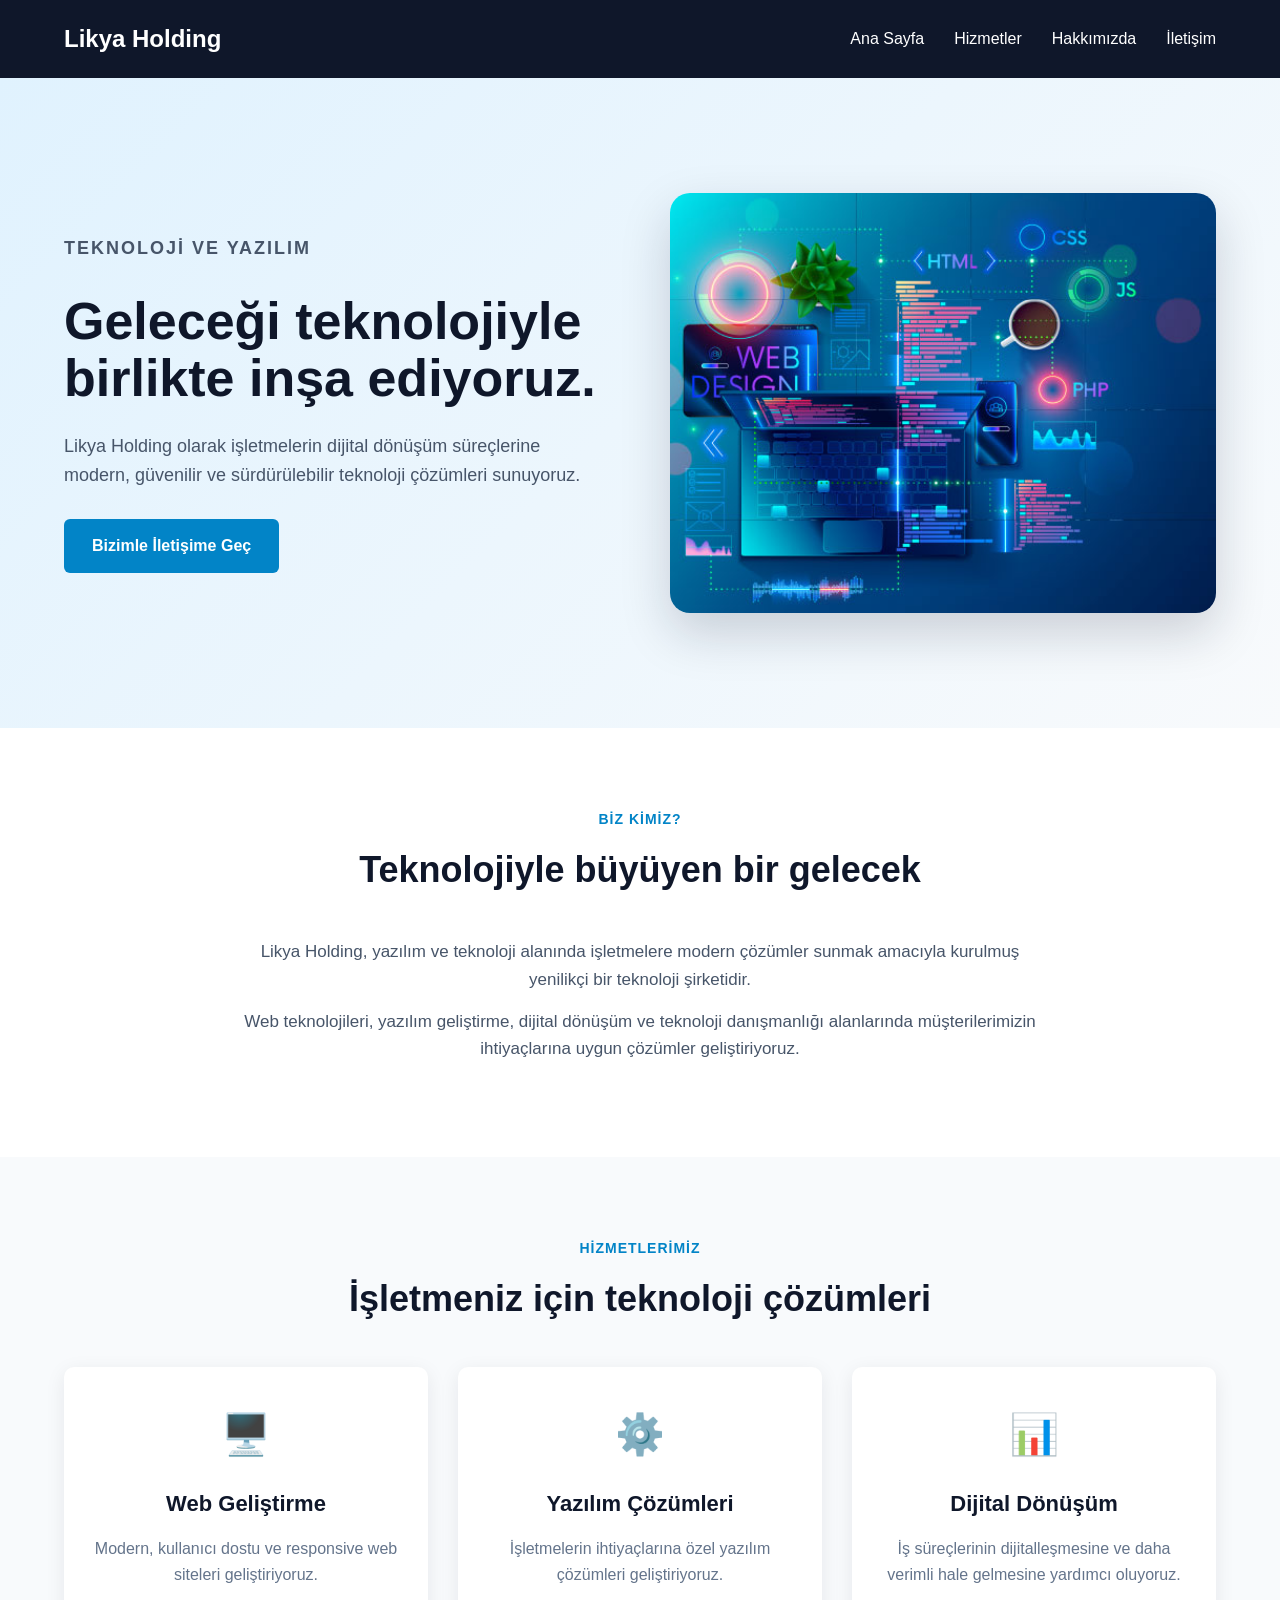
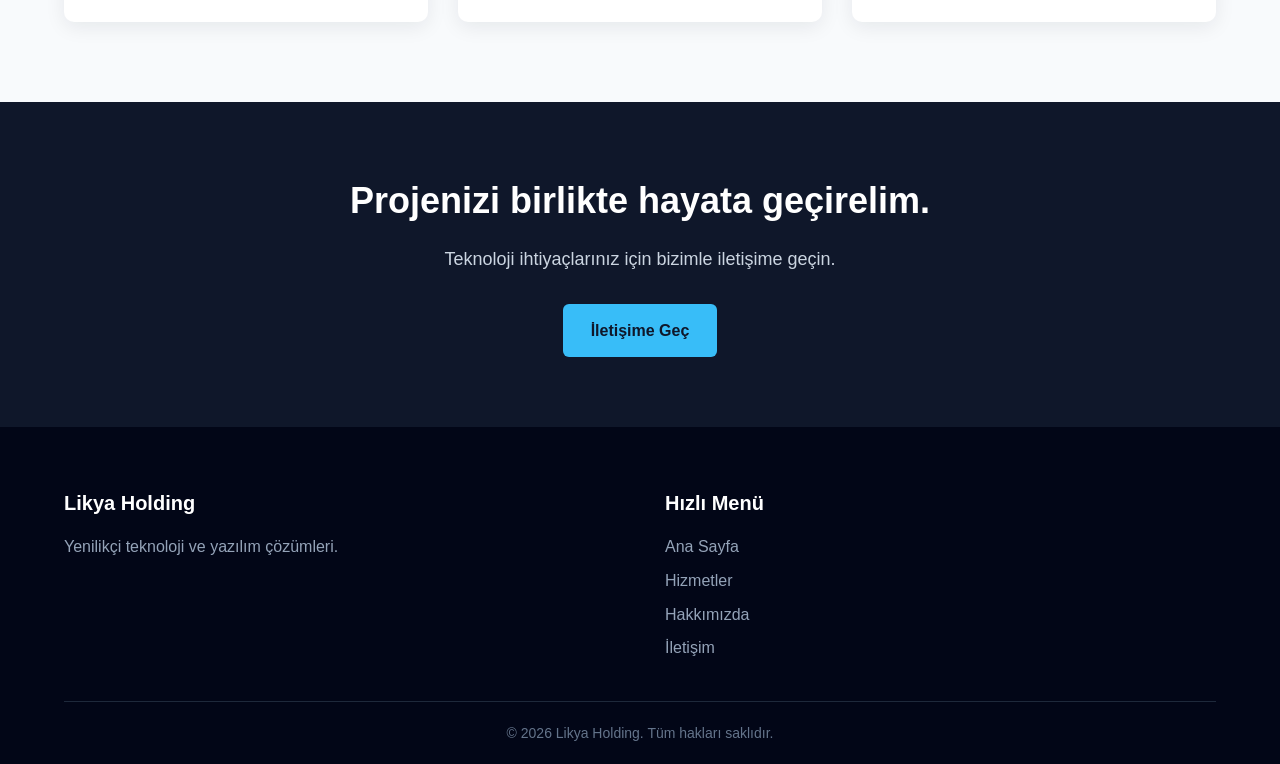
<file: index.html>
<!DOCTYPE html>
<html lang="tr">

<head>
    <meta charset="UTF-8">
    <meta name="viewport" content="width=device-width, initial-scale=1.0">

    <title>Likya Holding | Ana Sayfa</title>

    <link rel="stylesheet" href="css/style.css">
</head>

<body>

    <header>

        <div class="container">

            <div class="logo">
                <a href="index.html">Likya Holding</a>
            </div>

            <nav>

                <ul>

                    <li>
                        <a href="index.html">Ana Sayfa</a>
                    </li>

                    <li>
                        <a href="hizmetler.html">Hizmetler</a>
                    </li>

                    <li>
                        <a href="hakkimizda.html">Hakkımızda</a>
                    </li>

                    <li>
                        <a href="iletisim.html">İletişim</a>
                    </li>

                </ul>

            </nav>

        </div>

    </header>

    <main>

        <section class="hero">

            <div class="container">

                <div class="hero-content">

                    <div class="hero-text">

                        <p class="hero-subtitle">
                            TEKNOLOJİ VE YAZILIM
                        </p>

                        <h1>
                            Geleceği teknolojiyle birlikte inşa ediyoruz.
                        </h1>

                        <p>
                            Likya Holding olarak işletmelerin dijital
                            dönüşüm süreçlerine modern, güvenilir ve
                            sürdürülebilir teknoloji çözümleri sunuyoruz.
                        </p>

                        <a href="iletisim.html" class="btn">
                            Bizimle İletişime Geç
                        </a>

                    </div>

                    <div class="hero-image">

                        <img
                            src="images/hero.jpg"
                            alt="Likya Holding teknoloji ve yazılım çözümleri"
                        >

                    </div>

                </div>

            </div>

        </section>

        <section class="intro">

            <div class="container">

                <div class="section-title">

                    <p class="section-subtitle">
                        BİZ KİMİZ?
                    </p>

                    <h2>
                        Teknolojiyle büyüyen bir gelecek
                    </h2>

                </div>

                <div class="intro-content">

                    <p>
                        Likya Holding, yazılım ve teknoloji alanında
                        işletmelere modern çözümler sunmak amacıyla
                        kurulmuş yenilikçi bir teknoloji şirketidir.
                    </p>

                    <p>
                        Web teknolojileri, yazılım geliştirme,
                        dijital dönüşüm ve teknoloji danışmanlığı
                        alanlarında müşterilerimizin ihtiyaçlarına
                        uygun çözümler geliştiriyoruz.
                    </p>

                </div>

            </div>

        </section>

        <section class="services">

            <div class="container">

                <div class="section-title">

                    <p class="section-subtitle">
                        HİZMETLERİMİZ
                    </p>

                    <h2>
                        İşletmeniz için teknoloji çözümleri
                    </h2>

                </div>

                <div class="service-cards">

                    <article class="service-card">

                        <div class="service-icon">
                            🖥️
                        </div>

                        <h3>
                            Web Geliştirme
                        </h3>

                        <p>
                            Modern, kullanıcı dostu ve responsive
                            web siteleri geliştiriyoruz.
                        </p>

                    </article>

                    <article class="service-card">

                        <div class="service-icon">
                            ⚙️
                        </div>

                        <h3>
                            Yazılım Çözümleri
                        </h3>

                        <p>
                            İşletmelerin ihtiyaçlarına özel
                            yazılım çözümleri geliştiriyoruz.
                        </p>

                    </article>

                    <article class="service-card">

                        <div class="service-icon">
                            📊
                        </div>

                        <h3>
                            Dijital Dönüşüm
                        </h3>

                        <p>
                            İş süreçlerinin dijitalleşmesine ve
                            daha verimli hale gelmesine yardımcı oluyoruz.
                        </p>

                    </article>

                </div>

            </div>

        </section>

        <section class="cta">

            <div class="container">

                <h2>
                    Projenizi birlikte hayata geçirelim.
                </h2>

                <p>
                    Teknoloji ihtiyaçlarınız için bizimle iletişime geçin.
                </p>

                <a href="iletisim.html" class="btn">
                    İletişime Geç
                </a>

            </div>

        </section>

    </main>

    <footer>

        <div class="container">

            <div class="footer-content">

                <div>

                    <h3>
                        Likya Holding
                    </h3>

                    <p>
                        Yenilikçi teknoloji ve yazılım çözümleri.
                    </p>

                </div>

                <div>

                    <h3>
                        Hızlı Menü
                    </h3>

                    <ul>

                        <li>
                            <a href="index.html">
                                Ana Sayfa
                            </a>
                        </li>

                        <li>
                            <a href="hizmetler.html">
                                Hizmetler
                            </a>
                        </li>

                        <li>
                            <a href="hakkimizda.html">
                                Hakkımızda
                            </a>
                        </li>

                        <li>
                            <a href="iletisim.html">
                                İletişim
                            </a>
                        </li>

                    </ul>

                </div>

            </div>

            <div class="copyright">

                <p>
                    &copy; 2026 Likya Holding. Tüm hakları saklıdır.
                </p>

            </div>

        </div>

    </footer>

</body>

</html>
</file>
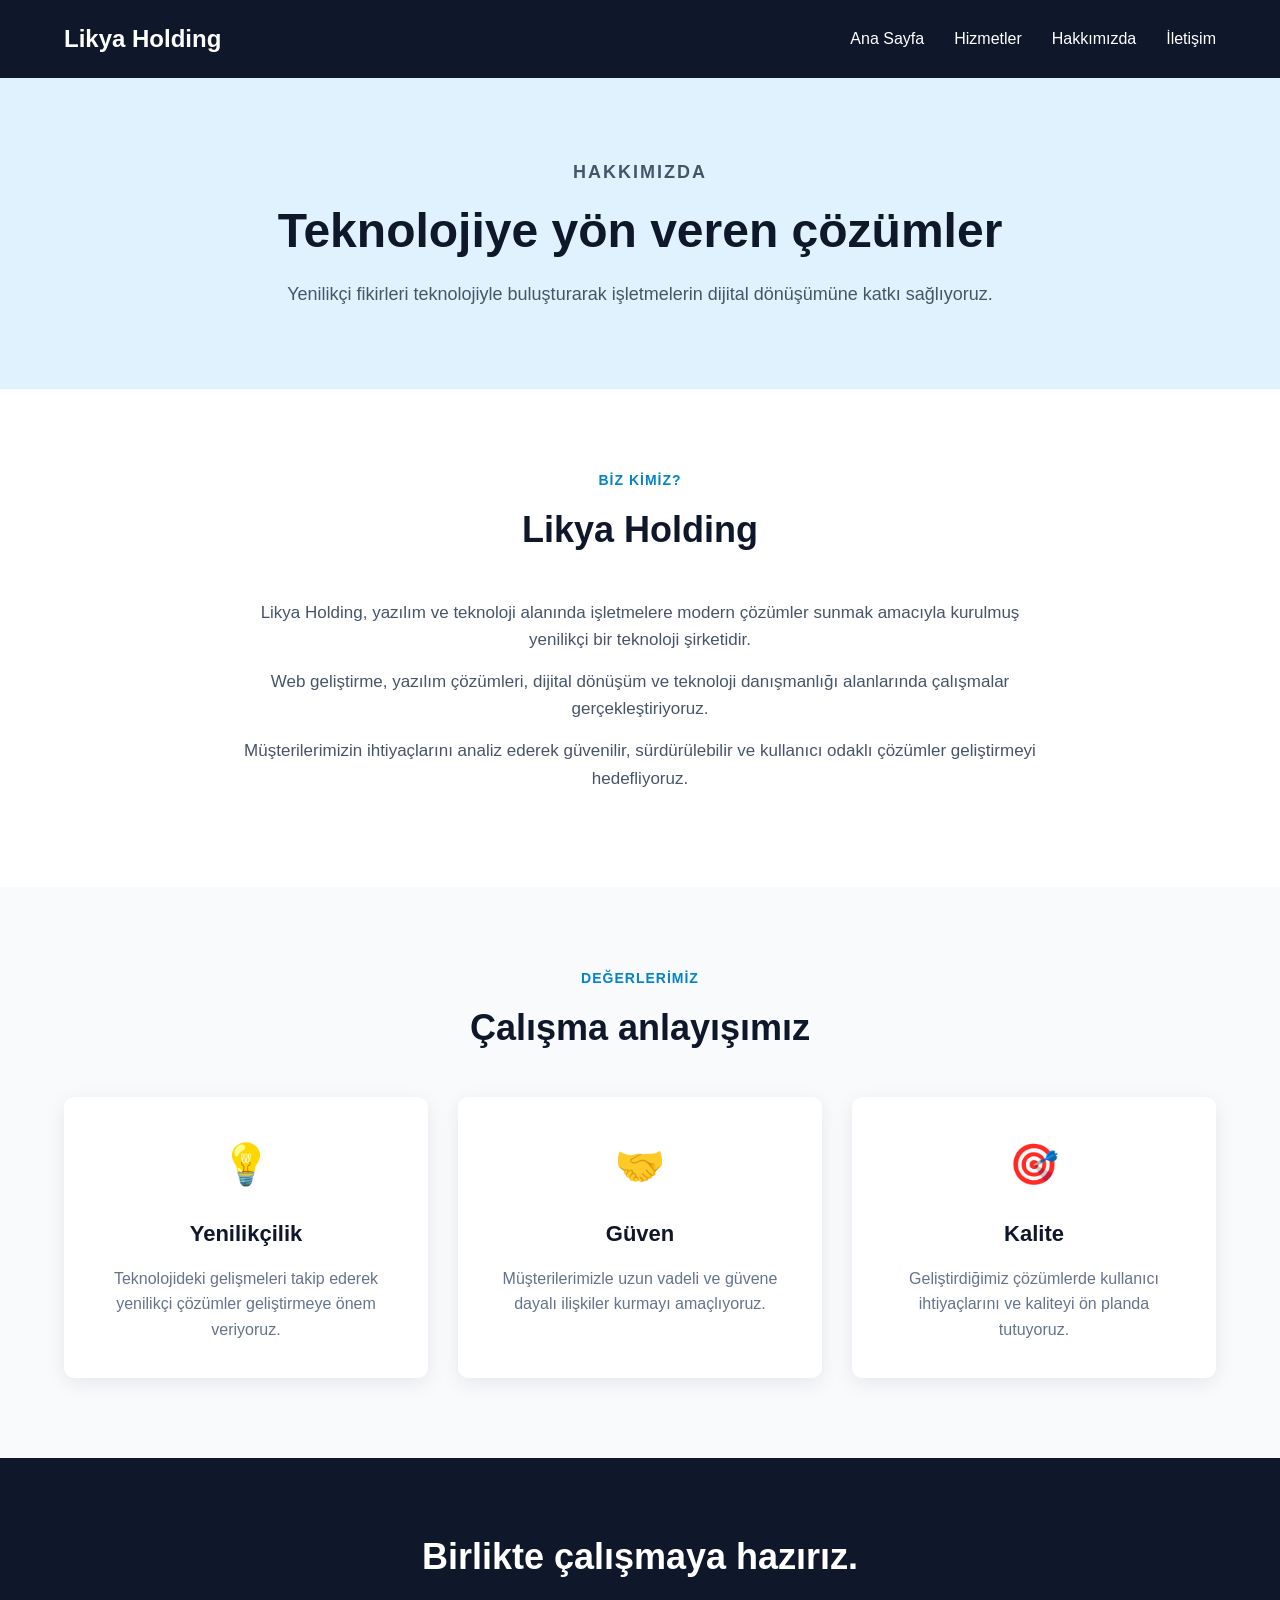
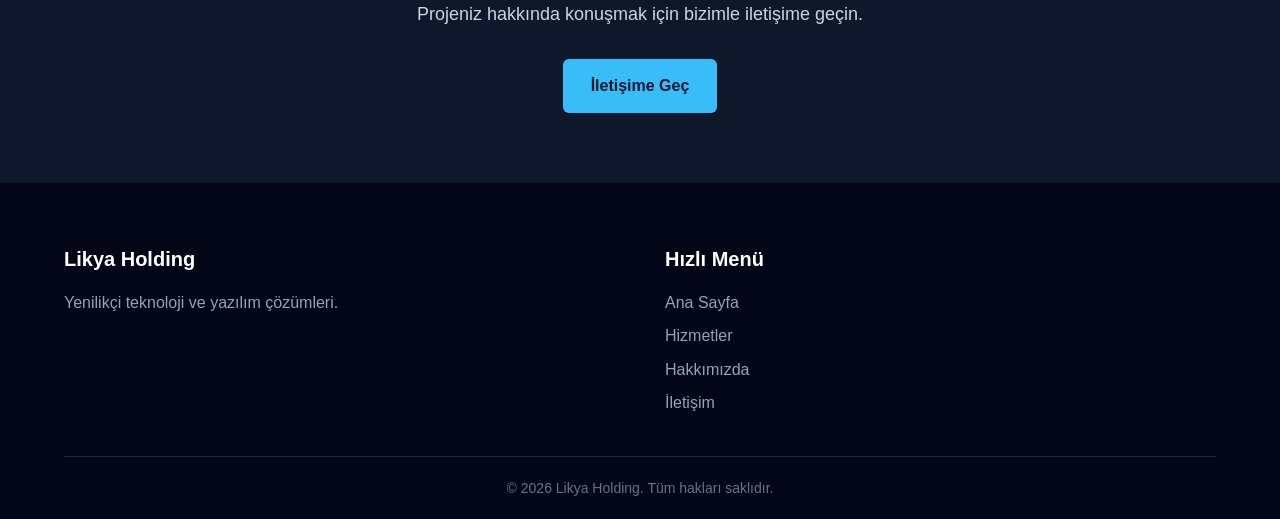
<file: hakkimizda.html>
<!DOCTYPE html>
<html lang="tr">

<head>
    <meta charset="UTF-8">
    <meta name="viewport" content="width=device-width, initial-scale=1.0">

    <title>Likya Holding | Hakkımızda</title>

    <link rel="stylesheet" href="css/style.css">
</head>

<body>

    <header>

        <div class="container">

            <div class="logo">
                <a href="index.html">Likya Holding</a>
            </div>

            <nav>

                <ul>

                    <li>
                        <a href="index.html">Ana Sayfa</a>
                    </li>

                    <li>
                        <a href="hizmetler.html">Hizmetler</a>
                    </li>

                    <li>
                        <a href="hakkimizda.html">Hakkımızda</a>
                    </li>

                    <li>
                        <a href="iletisim.html">İletişim</a>
                    </li>

                </ul>

            </nav>

        </div>

    </header>

    <main>

        <section class="page-hero">

            <div class="container">

                <p class="hero-subtitle">
                    HAKKIMIZDA
                </p>

                <h1>
                    Teknolojiye yön veren çözümler
                </h1>

                <p>
                    Yenilikçi fikirleri teknolojiyle buluşturarak
                    işletmelerin dijital dönüşümüne katkı sağlıyoruz.
                </p>

            </div>

        </section>

        <section class="intro">

            <div class="container">

                <div class="section-title">

                    <p class="section-subtitle">
                        BİZ KİMİZ?
                    </p>

                    <h2>
                        Likya Holding
                    </h2>

                </div>

                <div class="intro-content">

                    <p>
                        Likya Holding, yazılım ve teknoloji alanında
                        işletmelere modern çözümler sunmak amacıyla
                        kurulmuş yenilikçi bir teknoloji şirketidir.
                    </p>

                    <p>
                        Web geliştirme, yazılım çözümleri, dijital
                        dönüşüm ve teknoloji danışmanlığı alanlarında
                        çalışmalar gerçekleştiriyoruz.
                    </p>

                    <p>
                        Müşterilerimizin ihtiyaçlarını analiz ederek
                        güvenilir, sürdürülebilir ve kullanıcı odaklı
                        çözümler geliştirmeyi hedefliyoruz.
                    </p>

                </div>

            </div>

        </section>

        <section class="services">

            <div class="container">

                <div class="section-title">

                    <p class="section-subtitle">
                        DEĞERLERİMİZ
                    </p>

                    <h2>
                        Çalışma anlayışımız
                    </h2>

                </div>

                <div class="service-cards">

                    <article class="service-card">

                        <div class="service-icon">
                            💡
                        </div>

                        <h3>
                            Yenilikçilik
                        </h3>

                        <p>
                            Teknolojideki gelişmeleri takip ederek
                            yenilikçi çözümler geliştirmeye önem veriyoruz.
                        </p>

                    </article>

                    <article class="service-card">

                        <div class="service-icon">
                            🤝
                        </div>

                        <h3>
                            Güven
                        </h3>

                        <p>
                            Müşterilerimizle uzun vadeli ve güvene
                            dayalı ilişkiler kurmayı amaçlıyoruz.
                        </p>

                    </article>

                    <article class="service-card">

                        <div class="service-icon">
                            🎯
                        </div>

                        <h3>
                            Kalite
                        </h3>

                        <p>
                            Geliştirdiğimiz çözümlerde kullanıcı
                            ihtiyaçlarını ve kaliteyi ön planda tutuyoruz.
                        </p>

                    </article>

                </div>

            </div>

        </section>

        <section class="cta">

            <div class="container">

                <h2>
                    Birlikte çalışmaya hazırız.
                </h2>

                <p>
                    Projeniz hakkında konuşmak için bizimle iletişime geçin.
                </p>

                <a href="iletisim.html" class="btn">
                    İletişime Geç
                </a>

            </div>

        </section>

    </main>

    <footer>

        <div class="container">

            <div class="footer-content">

                <div>

                    <h3>
                        Likya Holding
                    </h3>

                    <p>
                        Yenilikçi teknoloji ve yazılım çözümleri.
                    </p>

                </div>

                <div>

                    <h3>
                        Hızlı Menü
                    </h3>

                    <ul>

                        <li>
                            <a href="index.html">
                                Ana Sayfa
                            </a>
                        </li>

                        <li>
                            <a href="hizmetler.html">
                                Hizmetler
                            </a>
                        </li>

                        <li>
                            <a href="hakkimizda.html">
                                Hakkımızda
                            </a>
                        </li>

                        <li>
                            <a href="iletisim.html">
                                İletişim
                            </a>
                        </li>

                    </ul>

                </div>

            </div>

            <div class="copyright">

                <p>
                    &copy; 2026 Likya Holding. Tüm hakları saklıdır.
                </p>

            </div>

        </div>

    </footer>

</body>

</html>
</file>
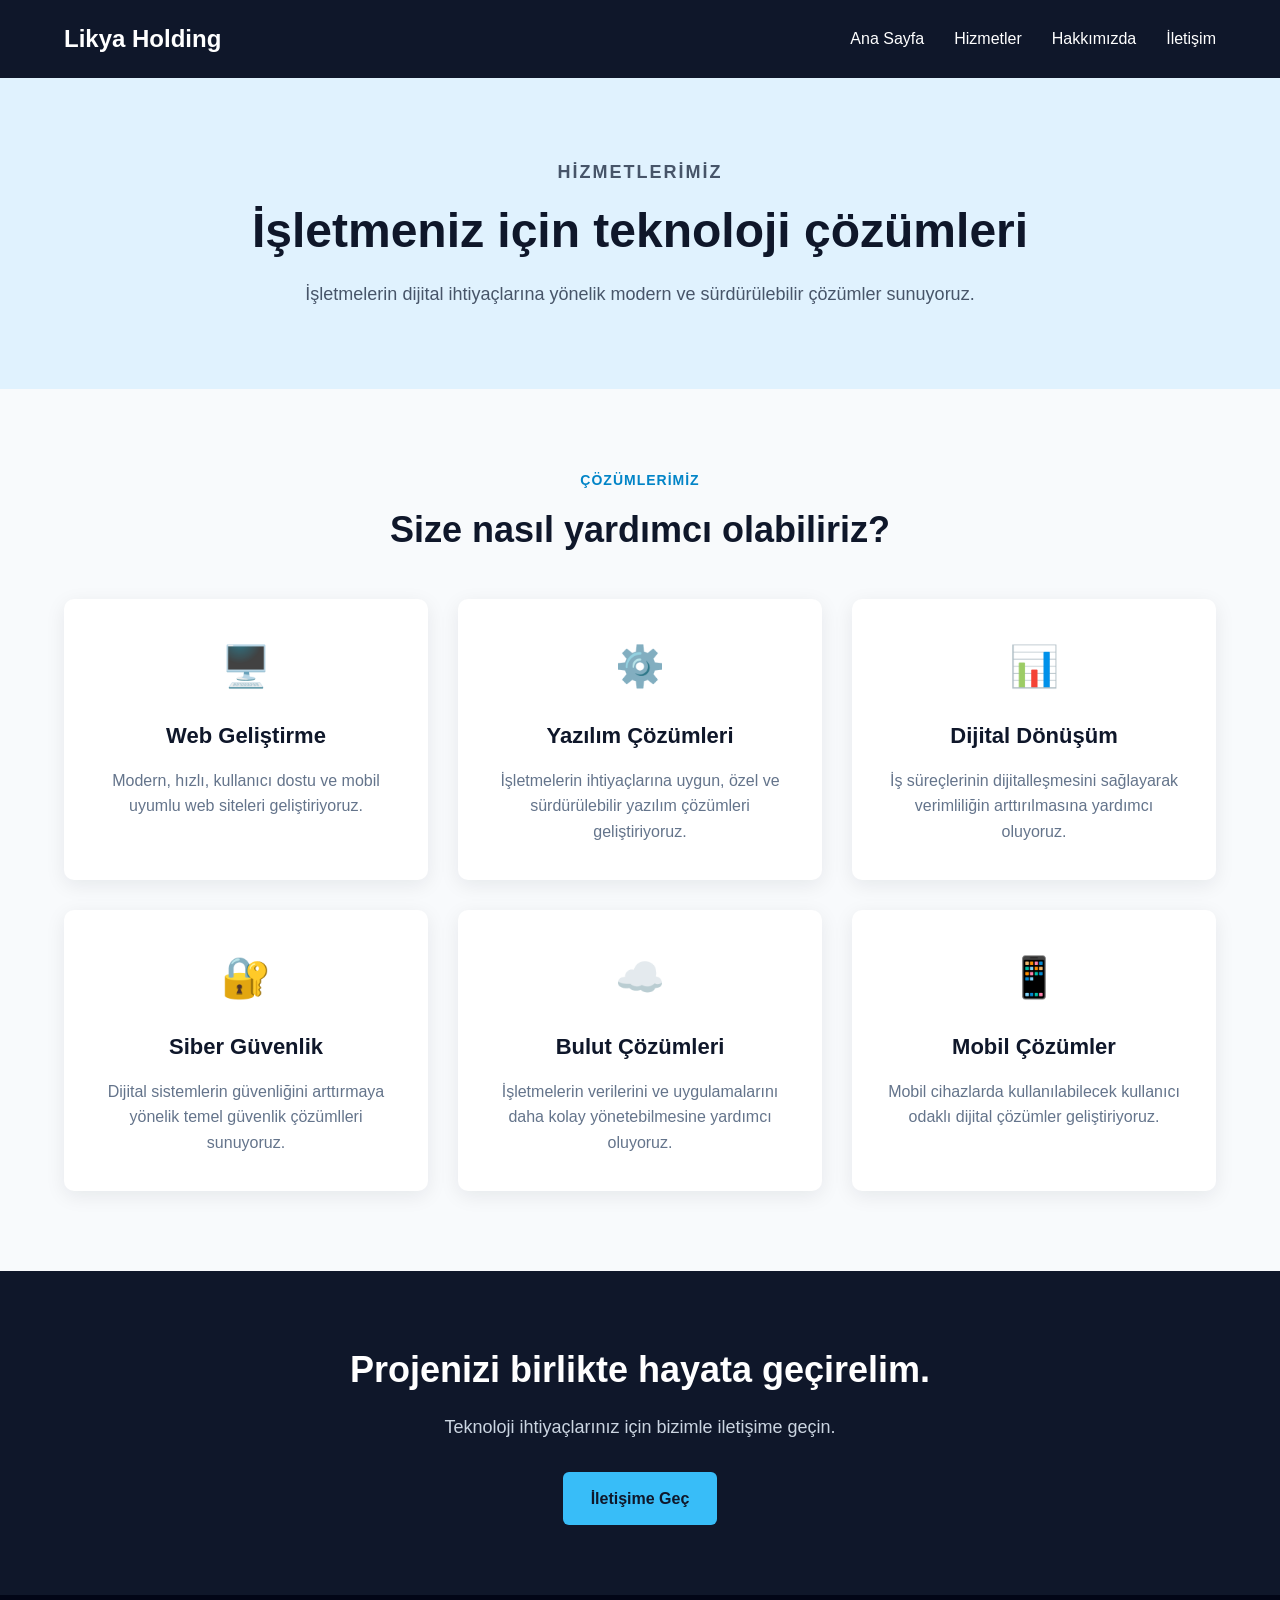
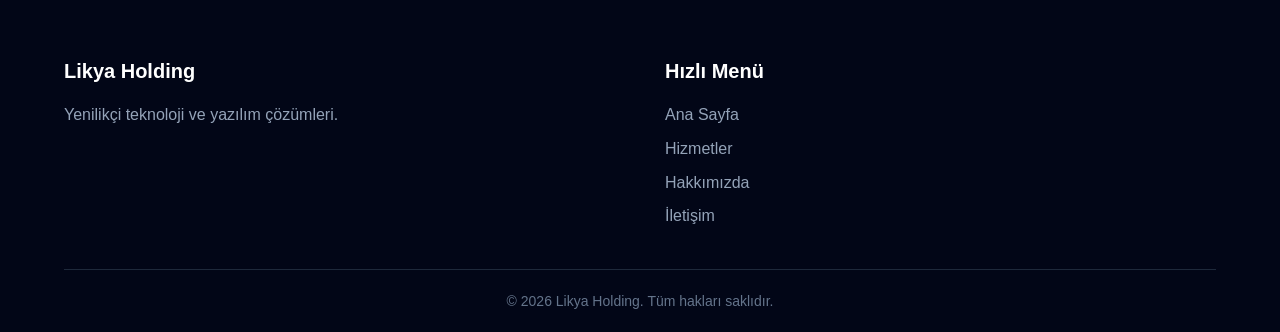
<file: hizmetler.html>
<!DOCTYPE html>
<html lang="tr">

<head>
    <meta charset="UTF-8">
    <meta name="viewport" content="width=device-width, initial-scale=1.0">

    <title>Likya Holding | Hizmetler</title>

    <link rel="stylesheet" href="css/style.css">    
</head>

<body>

    <header>
        <div class="container">

            <div class="logo">
                <a href="index.html">Likya Holding</a>
            </div>

            <nav>
                <ul>
                    <li>
                        <a href="index.html">Ana Sayfa</a>
                    </li>

                    <li>
                        <a href="hizmetler.html">Hizmetler</a>
                    </li>

                    <li>
                        <a href="hakkimizda.html">Hakkımızda</a>
                    </li>
                    
                    <li>
                        <a href="iletisim.html">İletişim</a>
                    </li>
                </ul>
            </nav>
        </div>    
    </header>

    <main>

        <section class="page-hero">

            <div class="container">

                <p class="hero-subtitle">
                    HİZMETLERİMİZ
                </p>

                <h1>
                    İşletmeniz için teknoloji çözümleri
                </h1>

                <p>
                    İşletmelerin dijital ihtiyaçlarına yönelik
                    modern ve sürdürülebilir çözümler sunuyoruz.
                </p>

            </div>

        </section>

        <section class="services">

            <div class="container">

                <div class="section-title">

                    <p class="section-subtitle">
                        ÇÖZÜMLERİMİZ
                    </p>

                    <h2>
                        Size nasıl yardımcı olabiliriz?
                    </h2>

                </div>

                <div class="service-cards">
                    
                    <article class="service-card">

                        <div class="service-icon">
                            🖥️
                        </div>

                        <h3>
                            Web Geliştirme
                        </h3>

                        <p>
                            Modern, hızlı, kullanıcı dostu ve
                            mobil uyumlu web siteleri geliştiriyoruz.
                        </p>

                    </article>

                    <article class="service-card">

                        <div class="service-icon">
                            ⚙️
                        </div>

                        <h3>
                            Yazılım Çözümleri
                        </h3>

                        <p>
                            İşletmelerin ihtiyaçlarına uygun,
                            özel ve sürdürülebilir yazılım çözümleri 
                            geliştiriyoruz.
                        </p>

                    </article>

                    <article class="service-card">

                        <div class="service-icon">
                            📊
                        </div>

                        <h3>
                            Dijital Dönüşüm
                        </h3>

                        <p>
                            İş süreçlerinin dijitalleşmesini sağlayarak
                            verimliliğin arttırılmasına yardımcı oluyoruz.
                        </p>
                        
                    </article>

                    <article class="service-card">

                        <div class="service-icon">
                            🔐
                        </div>

                        <h3>
                            Siber Güvenlik
                        </h3>

                        <p>
                            Dijital sistemlerin güvenliğini arttırmaya
                            yönelik temel güvenlik çözümlleri sunuyoruz.
                        </p>

                    </article>

                    <article class="service-card">

                        <div class="service-icon">
                            ☁️
                        </div>

                         <h3>
                            Bulut Çözümleri
                         </h3>

                         <p>
                            İşletmelerin verilerini ve uygulamalarını
                            daha kolay yönetebilmesine yardımcı oluyoruz.
                         </p>

                    </article>

                    <article class="service-card">

                        <div class="service-icon">
                            📱
                        </div>

                        <h3>
                            Mobil Çözümler
                        </h3>

                        <p>
                            Mobil cihazlarda kullanılabilecek
                            kullanıcı odaklı dijital çözümler geliştiriyoruz.
                        </p>

                    </article>

                </div>

            </div>
        
        </section>

        <section class="cta">

            <div class="container">

                <h2>
                    Projenizi birlikte hayata geçirelim.
                </h2>

                <p>
                    Teknoloji ihtiyaçlarınız için bizimle iletişime geçin.
                </p>

                <a href="iletisim.html" class="btn">
                    İletişime Geç
                </a>

            </div>
        
        </section>

    </main>

    <footer>

        <div class="container">

            <div class="footer-content">

                <div>

                    <h3>
                        Likya Holding
                    </h3>

                    <p>
                        Yenilikçi teknoloji ve yazılım çözümleri.
                    </p>

                </div>


                <div>

                    <h3>
                        Hızlı Menü
                    </h3>

                    <ul>
                        <li>
                            <a href="index.html">
                                Ana Sayfa
                            </a>
                        </li>

                        <li>
                            <a href="hizmetler.html">
                                Hizmetler
                            </a>
                        </li>

                        <li>
                            <a href="hakkimizda.html">
                                Hakkımızda
                            </a>
                        </li>

                        <li>
                            <a href="iletisim.html">
                                İletişim
                            </a>
                        </li>


                    </ul>
                
                </div>

            </div>

            
            <div class="copyright">

                <p>
                    &copy; 2026 Likya Holding. Tüm hakları saklıdır.
                </p>

            </div>

        </div>

    </footer>

</body>

</html>
</file>
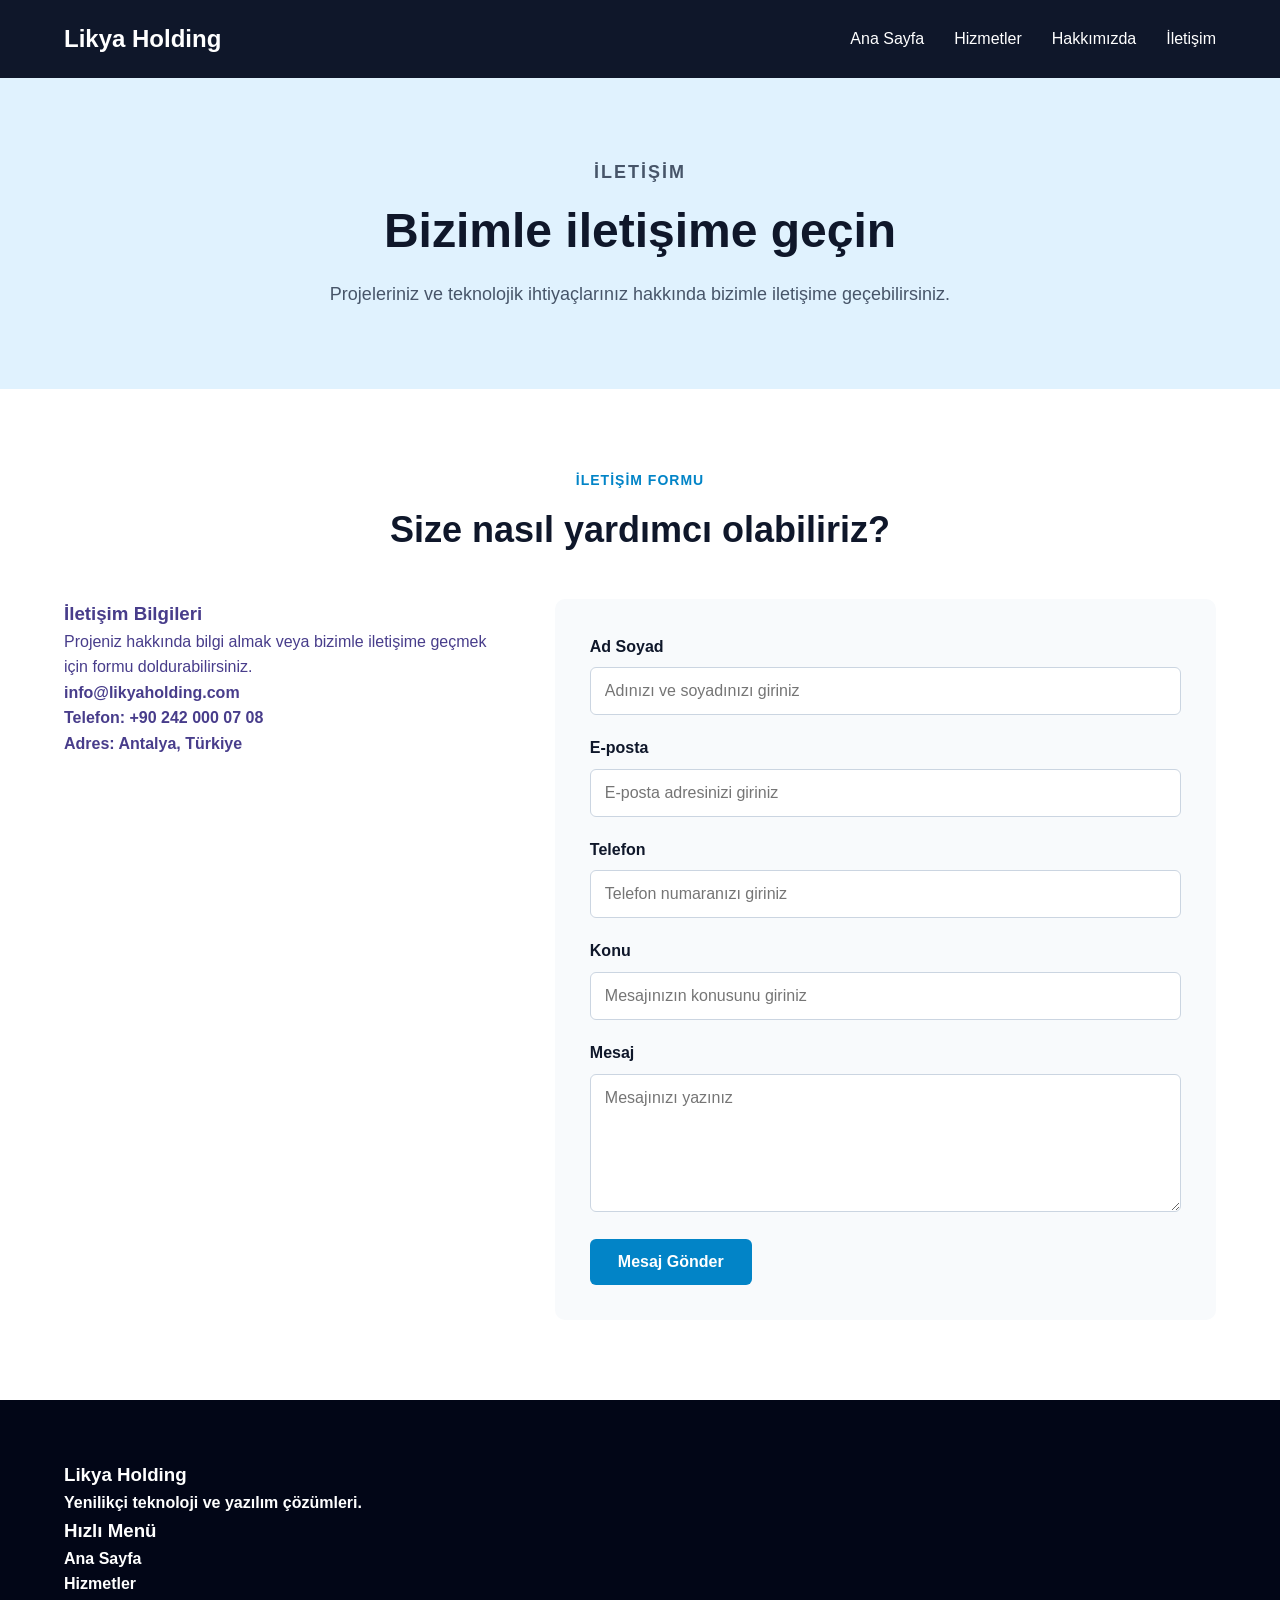
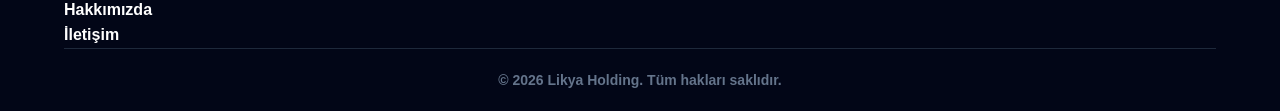
<file: iletisim.html>
<!DOCTYPE html>
<html lang="tr">

<head>
    <meta charset="UTF-8">
    <meta name="viewport" content="width=device-width, initial-scale=1.0">

    <title>Likya Holding | İletişim</title>

    <link rel="stylesheet" href="css/style.css">
</head>

<body>

    <header>

        <div class="container">

            <div class="logo">
                <a href="index.html">Likya Holding</a>
            </div>

            <nav>

                <ul>

                    <li>
                        <a href="index.html">Ana Sayfa</a>
                    </li>

                    <li>
                        <a href="hizmetler.html">Hizmetler</a>
                    </li>

                    <li>
                        <a href="hakkimizda.html">Hakkımızda</a>
                    </li>

                    <li>
                        <a href="iletisim.html">İletişim</a>
                    </li>

                </ul>

            </nav>

        </div>

    </header>

    <main>

        <section class="page-hero">

            <div class="container">

                <p class="hero-subtitle">
                    İLETİŞİM
                </p>

                <h1>
                    Bizimle iletişime geçin
                </h1>

                <p>
                    Projeleriniz ve teknolojik ihtiyaçlarınız hakkında
                    bizimle iletişime geçebilirsiniz.
                </p>

            </div>

        </section>

        <section class="contact">

            <div class="container">

                <div class="section-title">

                    <p class="section-subtitle">
                        İLETİŞİM FORMU
                    </p>

                    <h2>
                        Size nasıl yardımcı olabiliriz?
                    </h2>

                </div>

                <div class="contact-content">
                    
                    <div class="constact-info">

                    <h3>
                        İletişim Bilgileri
                    </h3>

                    <p>
                        Projeniz hakkında bilgi almak veya
                        bizimle iletişime geçmek için formu
                        doldurabilirsiniz.
                    </p>

                    <p>
                        <strong><E-posta:</strong>
                        info@likyaholding.com
                    </p>

                    <p>
                        <strong>Telefon:</strong>
                        +90 242 000 07 08
                    </p>

                    <p>
                        <strong>Adres:</strong>
                        Antalya, Türkiye
                    </p>

                </div>

                <div class="contact-form">

                    <form>

                        <div class="form-group">

                            <label for="name">
                                Ad Soyad
                            </label>

                            <input
                                type="text"
                                id="name"
                                name="name"
                                placeholder="Adınızı ve soyadınızı giriniz"
                                required
                            >

                        </div>

                        <div class="form-group">

                            <label for="email">
                                E-posta
                            </label>

                            <input
                                type="email"
                                id="email"
                                name="email"
                                placeholder="E-posta adresinizi giriniz"
                                required
                            >

                        </div>


                        <div class="form-group">

                            <label for="phone">
                                Telefon
                            </label>

                            <input
                                type="tel"
                                id="phone"
                                name="phone"
                                placeholder="Telefon numaranızı giriniz"

                            >
                        
                        </div>

                        <div class="form-group">

                            <label for="subject">
                                Konu
                            </label>

                            <input
                                type="text"
                                id="subject"
                                name="subject"
                                placeholder="Mesajınızın konusunu giriniz"
                                required
                            >

                        </div>

                        <div class="form-group">

                            <label for="message">
                                Mesaj
                            </label>

                            <textarea
                                id="message"
                                name="message"
                                rows="6"
                                placeholder="Mesajınızı yazınız"
                                required
                            ></textarea>

                        </div>

                        <button type="submit" class="btn">
                            Mesaj Gönder
                        </button>


                    </form>

                </div>

            </div>

        </div>

    </section> 

</main>

<footer>

    <div class="container">

        <div class="fonter-content">

            <div>

                <h3>
                    Likya Holding
                </h3>

                <p>
                    Yenilikçi teknoloji ve yazılım çözümleri.
                </p>

            </div>

            <div>

                <h3>
                    Hızlı   Menü
                </h3>

                <ul>

                    <li>
                        <a href="index.html">
                            Ana Sayfa
                        </a>
                    </li>

                    <li>
                        <a href="hizmetler.html">
                            Hizmetler
                        </a>
                    </li>

                    <li>
                        <a href="hakkimizda.html">
                            Hakkımızda
                        </a>
                    </li>

                    <li>
                        <a href="iletisim.html">
                            İletişim
                        </a>
                    </li>

                </ul>

            </div>

        </div>

        <div class="copyright">

            <p>
                &copy; 2026 Likya Holding. Tüm hakları saklıdır.
            </p>

        </div>

    </div>

</footer>

</body>

</html>
</file>
<file: css/style.css>
* {
    margin: 0;
    padding: 0;
    box-sizing: border-box;
}

body {
    font-family: Arial, sans-serif;
    line-height: 1.6;
    color: darkslateblue;
    background-color: #ffffff;
}

.container {
    width: 90%;
    max-width: 1200px;
    margin: 0 auto;
}

a {
    text-decoration: none;
    color: inherit;
}

ul {
    list-style: none;
}

header {
    background-color: #0f172a;
    color: #ffffff;
    padding: 20px 0;
}

header .container {
    display: flex;
    flex-direction: row;
    justify-content: space-between;
    align-items: center;
}

.logo {
    flex-shrink: 0;
}

.logo a {
    font-size: 24px;
    font-weight: 700;
}

nav ul {
    display: flex;
    flex-direction: row;
    gap: 30px;
}

nav a {
    font-size: 16px;
    font-weight: 500;
    transition: 0.3s;
}

nav a:hover {
    color: #38bdf8;
}

.hero {
    min-height: 650px;
    display: flex;
    align-items: center;
    background: linear-gradient(135deg, #e0f2fe, #f8fafc);
    overflow: hidden;
}

.hero-content {
    display: grid;
    grid-template-columns: 1fr 1fr;
    gap: 60px;
    align-items: center;
    width: 100%;
}

.hero-text {
    max-width: 600px;
}

.hero-subtitle {
    color: #0284c7;
    font-size: 14px;
    font-weight: 700;
    letter-spacing: 2px;
    margin-bottom: 15px;
}

.hero h1 {
    font-size: 52px;
    line-height: 1.1;
    color: #0f172a;
    margin-bottom: 25px;
}

.hero p {
    font-size: 18px;
    color: #475569;
    margin-bottom: 30px;
}

.hero-image {
    overflow: hidden;
    border-radius: 20px;
    box-shadow: 0 20px 50px rgba(15, 23, 42, 0.18);
}

.hero-image img {
    width: 100%;
    height: 420px;
    object-fit: cover;
    display: block;
    transition: transform 0.5s ease;
}

.hero-image:hover img {
    transform: scale(1.05);
}

.btn {
    display: inline-block;
    background-color: #0284c7;
    color: #ffffff;
    padding: 14px 28px;
    border-radius: 6px;
    font-size: 16px;
    font-weight: 600;
    transition: 0.3s;
}

.btn:hover {
    background-color: #0369a1;
}

.intro {
    padding: 80px 0;
    background-color: #ffffff;
}

.section-title {
    text-align: center;
    margin-bottom: 40px;
}

.section-subtitle {
    color: #0284c7;
    font-size: 14px;
    font-weight: 700;
    letter-spacing: 1px;
    margin-bottom: 10px;
}

.section-title h2 {
    font-size: 36px;
    color: #0f172a;
}

.intro-content {
    max-width: 800px;
    margin: 0 auto;
    text-align: center;
}

.intro-content p {
    font-size: 17px;
    color: #475569;
    margin-bottom: 15px;
}

.services {
    padding: 80px 0;
    background-color: #f8fafc;
}

.service-cards {
    display: grid;
    grid-template-columns: repeat(3, 1fr);
    gap: 30px;
}

.service-card {
    background-color: #ffffff;
    padding: 35px 30px;
    border-radius: 10px;
    text-align: center;
    box-shadow: 0 5px 20px rgba(15, 23, 42, 0.08);
    transition: 0.3s;
}

.service-card:hover {
    transform: translateY(-5px);
}

.service-icon {
    font-size: 40px;
    margin-bottom: 20px;
}

.service-card h3 {
    font-size: 22px;
    color: #0f172a;
    margin-bottom: 15px;
}

.service-card p {
    color: #64748b;
    font-size: 16px;
}

.page-hero {
    background-color: #e0f2fe;
    padding: 80px 0;
    text-align: center;
}

.page-hero h1 {
    font-size: 48px;
    line-height: 1.2;
    color: #0f172a;
    margin-bottom: 20px;
}

.page-hero p {
    font-size: 18px;
    color: #475569;
}

.cta {
    padding: 70px 0;
    background-color: #0f172a;
    color: #ffffff;
    text-align: center;
}

.cta h2 {
    font-size: 36px;
    margin-bottom: 15px;
}

.cta p {
    font-size: 18px;
    color: #cbd5e1;
    margin-bottom: 30px;
}

.cta .btn {
    background-color: #38bdf8;
    color: #0f172a;
}

.cta .btn:hover {
    background-color: #7dd3fc;
}

footer {
    background-color: #020617;
    color: #ffffff;
    padding: 60px 0 20px;
}

.footer-content {
    display: flex;
    justify-content: space-between;
    gap: 50px;
    padding-bottom: 40px;
}

.footer-content > div {
    flex: 1;
}

.footer-content h3 {
    font-size: 20px;
    margin-bottom: 15px;
}

.footer-content p {
    color: #94a3b8;
}

.footer-content ul {
    display: flex;
    flex-direction: column;
    gap: 8px;
}

.footer-content a {
    color: #94a3b8;
    transition: 0.3s;
}

.footer-content a:hover {
    color: #38bdf8;
}

.copyright {
    border-top: 1px solid #1e293b;
    padding-top: 20px;
    text-align: center;
}

.copyright p {
    color: #64748b;
    font-size: 14px;
}

.contact {
    padding: 80px 0;
    background-color: #ffffff;
}

.contact-content {
    display: grid;
    grid-template-columns: 1fr 1.5fr;
    gap: 50px;
    align-items: start;
}

.contact-info {
    background-color: #f8fafc;
    padding: 35px;
    border-radius: 10px;
}

.contact-info h3 {
    font-size: 26px;
    color: #0f172a;
    margin-bottom: 20px;
}

.contact-info p {
    color: #64748b;
    margin-bottom: 20px;
}

.contact-info strong {
    color: #0f172a;
}

.contact-form {
    background-color: #f8fafc;
    padding: 35px;
    border-radius: 10px;
}

.form-group {
    margin-bottom: 20px;
}

.form-group label {
    display: block;
    margin-bottom: 8px;
    color: #0f172a;
    font-weight: 600;
}

.form-group input,
.form-group textarea {
    width: 100%;
    padding: 14px;
    border: 1px solid #cbd5e1;
    border-radius: 6px;
    font-family: Arial, sans-serif;
    font-size: 16px;
    outline: none;
}

.form-group input:focus,
.form-group textarea:focus {
    border-color: #0284c7;
}

.form-group textarea {
    resize: vertical;
}

.contact-form .btn {
    border: none;
    cursor: pointer;
}

@media (max-width: 900px) {
    .hero-content {
        grid-template-columns: 1fr;
        gap: 40px;
    }

    .hero-text {
        max-width: 100%;
        text-align: center;
    }

    .hero-image img {
        height: 350px;
    }

    .service-cards {
        grid-template-columns: repeat(2, 1fr);
    }

    .contact-content {
        grid-template-columns: 1fr;
    }
}

@media (max-width: 600px) {
    header .container {
        flex-direction: column;
        gap: 20px;
    }

    nav {
        width: 100%;
    }

    nav ul {
        display: grid;
        grid-template-columns: 1fr;
        gap: 8px;
        width: 100%;
    }

    nav li {
        width: 100%;
    }

    nav a {
        display: block;
        width: 100%;
        text-align: center;
        padding: 10px;
        border-radius: 6px;
    }

    nav a:hover {
        background-color: #1e293b;
    }

    .hero {
        min-height: auto;
        padding: 70px 0;
    }

    .hero h1 {
        font-size: 38px;
    }

    .hero-image img {
        height: 250px;
    }

    .section-title h2 {
        font-size: 30px;
    }

    .page-hero h1 {
        font-size: 36px;
    }

    .service-cards {
        grid-template-columns: 1fr;
    }

    .footer-content {
        flex-direction: column;
        gap: 30px;
    }

    .contact {
        padding: 50px 0;
    }

    .contact-info,
    .contact-form {
        padding: 25px;
    }

    .form-group input,
    .form-group textarea {
        font-size: 15px;
    }
}
</file>
